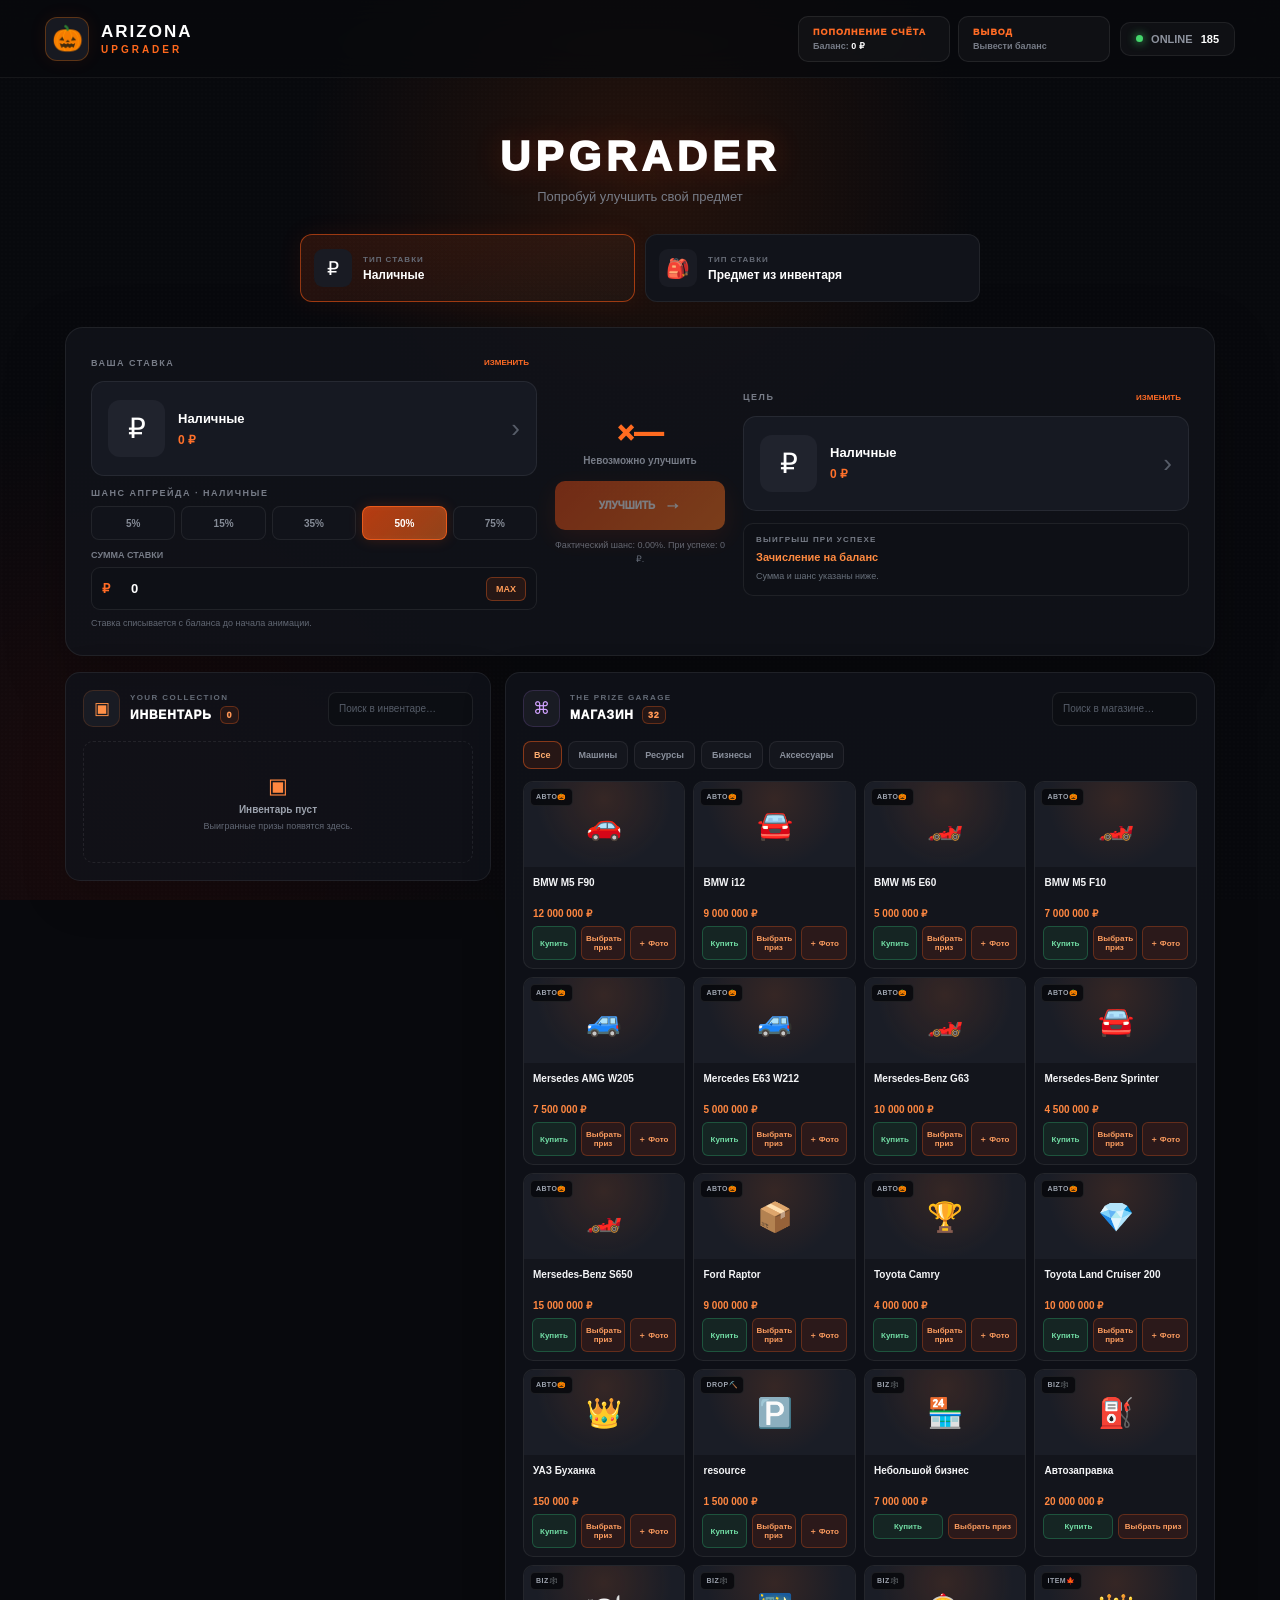
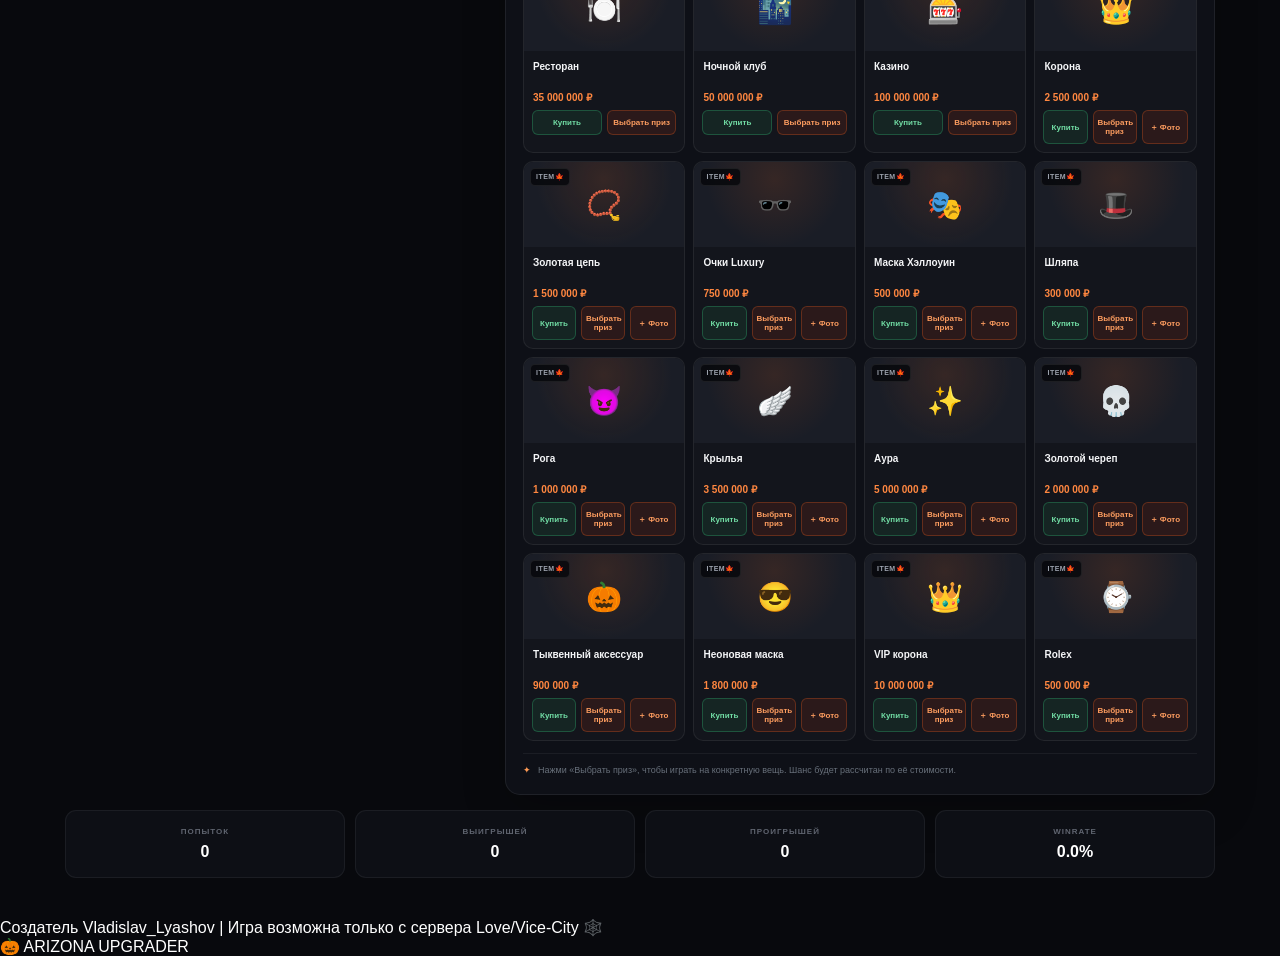
<file: index.html>
<!DOCTYPE html>
<html lang="ru">
<head>
 <meta charset="UTF-8">
 <meta name="viewport" content="width=device-width, initial-scale=1.0">
 <meta name="theme-color" content="#08090d">
 <title>Arizona Upgrader</title>
 <link rel="stylesheet" href="style.css">
</head>
<body>
 <div class="background"></div>
 <div class="falling-leaves" id="fallingLeaves"></div>


 <header class="header">
 <div class="logo">
 <div class="logo-icon">🎃</div>
 <div><div class="logo-title">ARIZONA</div><div class="logo-subtitle">UPGRADER</div></div>
 </div>
 <div class="header-right">
 <div class="account-actions">
 <button type="button" class="account-button deposit-button" id="depositButton">
 <span class="account-button-title">ПОПОЛНЕНИЕ СЧЁТА</span>
 <span class="account-button-value">Баланс: <strong id="balanceValue">0 ₽</strong></span>
 </button>
 <button type="button" class="account-button withdraw-button" id="withdrawButton">
 <span class="account-button-title">ВЫВОД</span><span class="account-button-value">Вывести баланс</span>
 </button>
 </div>
 <div class="online"><span class="online-dot"></span><span>ONLINE</span><strong id="online">245</strong></div>
 </div>
 </header>


 <main class="container">
 <div class="title-block"><h1>UPGRADER</h1><p>Попробуй улучшить свой предмет</p></div>


 <div class="type-selector" role="group" aria-label="Тип ставки">
 <button type="button" class="type active" data-type="cash">
 <span class="type-icon">₽</span><span><small>ТИП СТАВКИ</small>Наличные</span>
 </button>
 <button type="button" class="type" data-type="inventory">
 <span class="type-icon">🎒</span><span><small>ТИП СТАВКИ</small>Предмет из инвентаря</span>
 </button>
 </div>


 <section class="upgrader">
 <div class="upgrade-side">
 <div class="side-title"><span>ВАША СТАВКА</span><button type="button" id="sourceButton" class="change-btn">ИЗМЕНИТЬ</button></div>
 <div class="selected-card" id="sourceCard" tabindex="0" role="button" aria-label="Изменить ставку">
 <div class="selected-icon" id="sourceIcon">₽</div>
 <div class="selected-info"><div class="selected-name" id="sourceName">Наличные</div><div class="selected-price" id="sourcePrice">0 ₽</div></div>
 <div class="arrow">›</div>
 </div>
 <div class="chance-selector">
 <div class="chance-selector-title">ШАНС АПГРЕЙДА · НАЛИЧНЫЕ</div>
 <div class="chance-buttons">
 <button type="button" class="chance-btn" data-chance="5">5%</button>
 <button type="button" class="chance-btn" data-chance="15">15%</button>
 <button type="button" class="chance-btn" data-chance="35">35%</button>
 <button type="button" class="chance-btn active" data-chance="50">50%</button>
 <button type="button" class="chance-btn" data-chance="75">75%</button>
 </div>
 </div>
 <div class="virtual-input-box" id="virtualBox">
 <label for="virtualAmount">СУММА СТАВКИ</label>
 <div class="cash-input"><span>₽</span><input type="number" id="virtualAmount" min="1" step="1" value="0" placeholder="Введите сумму"><button type="button" id="maxBalanceButton">MAX</button></div>
 <small class="field-help" id="sourceHelp">Ставка списывается с баланса сразу после запуска.</small>
 </div>
 <div class="inventory-source-info hidden" id="inventorySourceInfo"><span>СТАВКА ИЗ ИНВЕНТАРЯ</span><b id="inventorySourceName">Выбери предмет</b><small>При проигрыше предмет сгорит.</small></div>
 </div>


 <div class="upgrade-center">
 <div class="multiplier" id="multiplier">×2.00</div>
 <div class="chance" id="chance">Шанс 50.00%</div>
 <button type="button" class="upgrade-button" id="upgradeButton"><span>УЛУЧШИТЬ</span><span class="upgrade-arrow">→</span></button>
 <div class="odds-note" id="oddsNote">Реальный шанс совпадает с отображаемым.</div>
 </div>


 <div class="upgrade-side">
 <div class="side-title"><span>ЦЕЛЬ</span><button type="button" id="targetButton" class="change-btn">ИЗМЕНИТЬ</button></div>
 <div class="selected-card" id="targetCard" tabindex="0" role="button" aria-label="Изменить цель">
 <div class="selected-icon" id="targetIcon">₽</div>
 <div class="selected-info"><div class="selected-name" id="targetName">Наличные</div><div class="selected-price" id="targetPrice">0 ₽</div></div>
 <div class="arrow">›</div>
 </div>
 <div class="target-info"><span>ВЫИГРЫШ ПРИ УСПЕХЕ</span><strong id="targetModeLabel">Зачисление на баланс</strong><small id="targetInfoHint">Выбери процент или предмет в магазине.</small></div>
 </div>
 </section>


 <section class="lower-layout">
 <section class="lower-panel inventory-panel" id="inventorySection">
 <div class="lower-panel-heading">
 <div class="lower-title-wrap"><span class="lower-icon inventory-icon">▣</span><div><span class="section-kicker">YOUR COLLECTION</span><h2>ИНВЕНТАРЬ <span class="count-pill" id="inventoryCount">0</span></h2></div></div>
 <input class="search-input" id="inventorySearch" type="search" placeholder="Поиск в инвентаре…" aria-label="Поиск в инвентаре">
 </div>
 <div class="inventory-grid" id="inventoryGrid"></div>
 <div class="empty-state" id="inventoryEmpty"><span>▣</span><b>Инвентарь пуст</b><small>Выигранные призы появятся здесь.</small></div>
 </section>


 <section class="lower-panel catalog-panel" id="catalogSection">
 <div class="lower-panel-heading">
 <div class="lower-title-wrap"><span class="lower-icon catalog-icon">⌘</span><div><span class="section-kicker">THE PRIZE GARAGE</span><h2>МАГАЗИН <span class="count-pill" id="catalogCount">0</span></h2></div></div>
 <input class="search-input" id="catalogSearch" type="search" placeholder="Поиск в магазине…" aria-label="Поиск в магазине">
 </div>
 <div class="category-filters" id="categoryFilters" role="group" aria-label="Категории магазина">
 <button type="button" class="filter-chip active" data-category-filter="all">Все</button>
 <button type="button" class="filter-chip" data-category-filter="vehicle">Машины</button>
 <button type="button" class="filter-chip" data-category-filter="resource">Ресурсы</button>
 <button type="button" class="filter-chip" data-category-filter="business">Бизнесы</button>
 <button type="button" class="filter-chip" data-category-filter="accessory">Аксессуары</button>
 </div>
 <div class="catalog-grid" id="catalogGrid"></div>
 <div class="empty-state hidden" id="catalogEmpty"><span>⌘</span><b>Пока нет товаров</b><small>Попробуй другую категорию или запрос.</small></div>
 <div class="catalog-footnote"><span>✦</span> Нажми «Выбрать приз», чтобы играть на конкретную вещь. Шанс будет рассчитан по её стоимости.</div>
 </section>
 </section>


 <section class="stats">
 <div class="stat"><span>ПОПЫТОК</span><strong id="attempts">0</strong></div>
 <div class="stat"><span>ВЫИГРЫШЕЙ</span><strong id="wins">0</strong></div>
 <div class="stat"><span>ПРОИГРЫШЕЙ</span><strong id="losses">0</strong></div>
 <div class="stat"><span>WINRATE</span><strong id="winrate">0%</strong></div>
 </section>
 </main>


 <footer><div class="footer-text">Создатель Vladislav_Lyashov | Игра возможна только с сервера Love/Vice-City 🕸️</div><div class="footer-logo">🎃 ARIZONA UPGRADER</div></footer>


 <div class="modal hidden" id="selectionModal" aria-hidden="true"><div class="modal-overlay" id="modalOverlay"></div><div class="modal-window"><div class="modal-header"><h2 id="modalTitle">Выберите предмет</h2><button type="button" id="modalClose" aria-label="Закрыть">×</button></div><div class="modal-items" id="modalList"></div></div></div>


 <div class="modal hidden" id="depositModal" aria-hidden="true"><div class="modal-overlay" id="depositOverlay"></div><div class="modal-window account-modal"><div class="modal-header"><h2>Пополнение баланса</h2><button type="button" id="depositClose" aria-label="Закрыть">×</button></div><div class="method-buttons"><button type="button" class="method-button active" data-method="accessories">Продать аксессуар</button><button type="button" class="method-button" data-method="virtual">Виртуальная валюта</button></div><div id="depositContent"></div></div></div>


 <div class="modal hidden" id="withdrawModal" aria-hidden="true"><div class="modal-overlay" id="withdrawOverlay"></div><div class="modal-window account-modal withdraw-modal"><div class="modal-header"><h2>Вывод средств</h2><button type="button" id="withdrawClose" aria-label="Закрыть">×</button></div><div class="available-balance">Доступно: <strong id="withdrawBalance">0 ₽</strong></div><div class="withdraw-form"><label for="withdrawNick">NickName:</label><input id="withdrawNick" type="text" placeholder="Введите NickName"><label for="withdrawAmount">Сумма вывода:</label><input id="withdrawAmount" type="number" min="1" placeholder="Введите сумму"><label for="withdrawServer">Сервер:</label><select id="withdrawServer"><option value="">Выберите сервер</option><option value="Love">Love</option><option value="Vice-City">Vice-City</option></select><button type="button" class="modal-action-button" id="withdrawSubmit">ВЫВЕСТИ</button><small class="field-help">Демо-форма: заявка не отправляется на сервер.</small></div></div></div>


 <div class="roll-screen hidden" id="rollScreen"><div class="roll-box"><div class="roll-title">ПРОВЕРКА УДАЧИ</div><div class="roll-window"><div class="roll-track" id="rollTrack"></div><div class="roll-center"></div></div><div class="roll-line"></div></div></div>


 <div class="result hidden" id="result"><div class="result-icon" id="resultIcon">🎃</div><div class="result-title" id="resultTitle">ВЫИГРЫШ</div><div class="result-text" id="resultText">Поздравляем!</div><button type="button" id="closeResult">ПРОДОЛЖИТЬ</button></div>
 <div class="toast hidden" id="toast" role="status" aria-live="polite"></div>
 <script src="script.js"></script>
</body>
</html>
</file>
<file: style.css>
*{box-sizing:border-box;margin:0;padding:0}
:root{--bg:#08090d;--panel:#11131a;--panel2:#161922;--border:rgba(255,255,255,.07);--orange:#ff6b25;--orange2:#ff9b57;--text:#fff;--muted:#777c87;--green:#39df86;--red:#ff5252}
html{scroll-behavior:smooth}
body{min-height:100vh;background:#08090d;color:#fff;font-family:Arial,Helvetica,sans-serif;overflow-x:hidden}
button,input,select{font:inherit}
button{cursor:pointer}
button:disabled{opacity:.4;cursor:not-allowed}
.hidden{display:none!important}
.background{position:fixed;inset:0;z-index:-2;background:radial-gradient(circle at 50% 20%,rgba(255,90,0,.12),transparent 35%),radial-gradient(circle at 10% 90%,rgba(255,30,0,.08),transparent 30%),#08090d}
.background::after{content:"";position:absolute;inset:0;background-image:radial-gradient(rgba(255,255,255,.035) 1px,transparent 1px);background-size:4px 4px;opacity:.25}


/* Верхняя панель */
.header{width:100%;height:78px;padding:0 45px;display:flex;align-items:center;justify-content:space-between;border-bottom:1px solid rgba(255,255,255,.06);background:rgba(8,9,13,.8);backdrop-filter:blur(15px)}
.logo{display:flex;align-items:center;gap:12px}
.logo-icon{width:44px;height:44px;display:flex;align-items:center;justify-content:center;font-size:25px;background:#171921;border:1px solid rgba(255,120,0,.3);border-radius:12px;box-shadow:0 0 18px rgba(255,80,0,.08)}
.logo-title{font-size:17px;font-weight:900;letter-spacing:2px}
.logo-subtitle{margin-top:2px;color:#ff681c;font-size:10px;font-weight:800;letter-spacing:3px}
.header-right{display:flex;align-items:center;gap:10px}
.account-actions{display:flex;align-items:center;gap:8px}
.account-button{border:1px solid rgba(255,255,255,.08);background:rgba(255,255,255,.035);border-radius:10px;padding:10px 14px;min-width:152px;cursor:pointer;text-align:left;transition:.2s}
.account-button:hover{border-color:rgba(255,100,25,.45);background:rgba(255,90,20,.06);transform:translateY(-1px)}
.account-button-title{display:block;color:#ff6b25;font-size:9px;font-weight:950;letter-spacing:1px}
.account-button-value{display:block;margin-top:4px;color:#777c87;font-size:9px;font-weight:800}
.account-button-value strong{color:#fff}
.online{display:flex;align-items:center;gap:8px;padding:10px 15px;background:rgba(255,255,255,.035);border:1px solid rgba(255,255,255,.07);border-radius:10px;font-size:11px;font-weight:800;color:#8d929d}
.online strong{color:#fff}
.online-dot{width:7px;height:7px;border-radius:50%;background:#44d66b;box-shadow:0 0 10px #44d66b}


/* Основной блок */
.container{width:min(1150px,calc(100% - 35px));margin:0 auto;padding:55px 0 40px}
.title-block{text-align:center;margin-bottom:30px}
.title-block h1{font-size:42px;font-weight:950;letter-spacing:5px;text-shadow:0 0 30px rgba(255,70,0,.2)}
.title-block p{margin-top:8px;color:#777c87;font-size:13px}


/* Тип ставки */
.type-selector{display:grid;grid-template-columns:repeat(2,minmax(0,1fr));gap:10px;max-width:680px;margin:0 auto 25px}
.type{min-height:68px;display:flex;align-items:center;gap:11px;padding:10px 13px;cursor:pointer;border:1px solid rgba(255,255,255,.07);border-radius:12px;color:#fff;background:#11131a;transition:.2s}
.type:hover{transform:translateY(-2px);border-color:rgba(255,95,25,.3)}
.type.active{background:linear-gradient(145deg,rgba(255,80,15,.14),rgba(255,255,255,.025));border-color:rgba(255,90,20,.55);box-shadow:0 0 25px rgba(255,70,0,.08)}
.type-icon{width:38px;height:38px;flex-shrink:0;display:flex;align-items:center;justify-content:center;background:#191b23;border-radius:9px;font-size:19px}
.type span:last-child{display:flex;flex-direction:column;text-align:left;font-size:12px;font-weight:800}
.type small{margin-bottom:4px;color:#666b76;font-size:8px;letter-spacing:1px}


/* Поле апгрейда */
.upgrader{display:grid;grid-template-columns:1fr 170px 1fr;gap:18px;align-items:center;padding:25px;background:rgba(17,19,26,.85);border:1px solid rgba(255,255,255,.07);border-radius:18px;box-shadow:0 20px 60px rgba(0,0,0,.3)}
.upgrade-side{min-width:0}
.side-title{display:flex;justify-content:space-between;align-items:center;margin-bottom:9px;color:#777c87;font-size:9px;font-weight:900;letter-spacing:1.5px}
.change-btn{padding:5px 8px;border:0;background:transparent;color:#ff6b25;font-size:8px;font-weight:900;cursor:pointer}
.selected-card{min-height:95px;display:flex;align-items:center;padding:16px;cursor:pointer;background:#161922;border:1px solid rgba(255,255,255,.07);border-radius:13px;transition:.2s}
.selected-card:hover{border-color:rgba(255,100,25,.35)}
.selected-icon{width:57px;height:57px;flex:0 0 57px;display:flex;align-items:center;justify-content:center;overflow:hidden;background:#20232d;border-radius:12px;font-size:28px}
.selected-info{min-width:0;margin-left:13px}
.selected-name{color:#fff;font-size:13px;font-weight:900;white-space:nowrap;overflow:hidden;text-overflow:ellipsis}
.selected-price{margin-top:7px;color:#ff702a;font-size:12px;font-weight:800}
.arrow{margin-left:auto;padding-left:8px;color:#575d69;font-size:26px}


/* Шансы */
.chance-selector{margin-top:12px}
.chance-selector-title{margin-bottom:8px;color:#777c87;font-size:9px;font-weight:900;letter-spacing:1.5px}
.chance-buttons{display:grid;grid-template-columns:repeat(5,minmax(0,1fr));gap:6px}
.chance-btn{height:34px;border:1px solid rgba(255,255,255,.07);border-radius:8px;background:#11131a;color:#858b96;cursor:pointer;font-size:10px;font-weight:900;transition:.2s}
.chance-btn:hover:not(:disabled){color:#fff;border-color:rgba(255,105,35,.4);background:#1a1c24;transform:translateY(-1px)}
.chance-btn.active{color:#fff;border-color:rgba(255,100,30,.75);background:linear-gradient(135deg,rgba(225,70,15,.8),rgba(255,110,30,.55));box-shadow:0 0 14px rgba(255,75,15,.18),inset 0 0 10px rgba(255,255,255,.04)}
.chance-btn:active{transform:scale(.96)}


/* Ввод ставки */
.virtual-input-box{margin-top:10px}
.virtual-input-box label{display:block;margin-bottom:7px;color:#777c87;font-size:9px;font-weight:900}
.virtual-input-box input{width:100%;height:43px;padding:0 13px;color:#fff;background:#0e1016;border:1px solid rgba(255,255,255,.08);border-radius:9px;outline:none;font-size:13px;font-weight:800}
.virtual-input-box input:focus{border-color:rgba(255,90,20,.6)}
.virtual-input-box input::-webkit-inner-spin-button,.virtual-input-box input::-webkit-outer-spin-button{-webkit-appearance:none;margin:0}
.virtual-input-box input[type=number]{-moz-appearance:textfield}
.cash-input{display:flex;align-items:center;gap:8px;height:43px;padding:0 10px;background:#0e1016;border:1px solid rgba(255,255,255,.08);border-radius:9px}
.cash-input:focus-within{border-color:rgba(255,90,20,.6)}
.cash-input>span{color:#ff6b25;font-weight:900;font-size:13px}
.cash-input input{width:100%;min-width:0;border:0;outline:0;background:transparent;color:#fff;font-size:13px;font-weight:800}
.cash-input input::-webkit-inner-spin-button,.cash-input input::-webkit-outer-spin-button{-webkit-appearance:none;margin:0}
.cash-input input[type=number]{-moz-appearance:textfield}
.cash-input button{padding:6px 9px;border:1px solid rgba(255,105,35,.35);border-radius:6px;background:rgba(255,90,20,.1);color:#ff9b57;font-size:9px;font-weight:900;cursor:pointer}
.field-help{display:block;margin-top:7px;color:#626874;font-size:9px;line-height:1.45}
.inventory-source-info,.target-info{margin-top:12px;padding:11px 12px;border:1px solid rgba(255,255,255,.07);border-radius:10px;background:#0e1016}
.inventory-source-info span,.target-info span{display:block;color:#777c87;font-size:8px;font-weight:900;letter-spacing:1.2px}
.inventory-source-info b,.target-info strong{display:block;margin-top:6px;color:#ff8a40;font-size:11px;line-height:1.45}
.inventory-source-info small,.target-info small{display:block;margin-top:5px;color:#68707b;font-size:9px;line-height:1.45}
.odds-note{margin-top:9px;color:#626874;font-size:9px;line-height:1.45}


/* Кнопка улучшения */
.upgrade-center{text-align:center;min-width:0}
.multiplier{color:#ff6b20;font-size:29px;font-weight:950}
.chance{margin-top:5px;color:#777c87;font-size:10px;font-weight:800}
.upgrade-button{width:100%;height:49px;display:flex;align-items:center;justify-content:center;gap:9px;margin-top:15px;border:0;border-radius:10px;cursor:pointer;color:#fff;background:linear-gradient(135deg,#e84b13,#ff761f);box-shadow:0 8px 25px rgba(255,75,10,.2);font-size:10px;font-weight:950;transition:.2s}
.upgrade-button:hover:not(:disabled){transform:translateY(-2px);box-shadow:0 12px 30px rgba(255,75,10,.3)}
.upgrade-button:active{transform:translateY(0)}
.upgrade-button:disabled{opacity:.45;cursor:not-allowed;transform:none}
.upgrade-arrow{font-size:17px}


/* Статистика */
.stats{display:grid;grid-template-columns:repeat(4,1fr);gap:10px;margin-top:15px}
.stat{padding:16px;text-align:center;background:rgba(17,19,26,.7);border:1px solid rgba(255,255,255,.06);border-radius:11px}
.stat span{display:block;color:#606570;font-size:8px;font-weight:900;letter-spacing:1px}
.stat strong{display:block;margin-top:7px;font-size:16px}


/* Окно результата */
.result{position:fixed;inset:0;z-index:80;display:flex;flex-direction:column;align-items:center;justify-content:center;padding:20px;background:rgba(4,5,8,.88);backdrop-filter:blur(12px);text-align:center}
.result-icon{font-size:85px;animation:resultPop .45s ease}
.result-title{margin-top:12px;font-size:35px;font-weight:950;letter-spacing:4px;color:#fff;text-shadow:0 0 25px rgba(255,255,255,.08)}
.result-text{margin-top:8px;color:#858b97;font-size:13px;display:flex;flex-direction:column;gap:8px;align-items:center;line-height:1.4}
.result-text strong{color:#fff}
.result-win-amount{color:#39df86;font-size:17px;font-weight:950}
.result-loss-amount{color:#ff5252;font-size:17px;font-weight:950}
.result button{margin-top:25px;padding:13px 27px;border:0;border-radius:9px;color:#fff;background:#e95118;cursor:pointer;font-size:10px;font-weight:900}
.result.hidden{display:none!important}
@keyframes resultPop{from{opacity:0;transform:scale(.5)}to{opacity:1;transform:scale(1)}}


/* Модальные окна */
.modal{position:fixed;inset:0;z-index:60;display:flex;align-items:center;justify-content:center}
.modal-overlay{position:absolute;inset:0;background:rgba(0,0,0,.75);backdrop-filter:blur(7px)}
.modal-window{position:relative;z-index:1;width:min(620px,calc(100% - 30px));max-height:80vh;overflow:auto;padding:16px;border:1px solid rgba(255,255,255,.08);border-radius:15px;background:#11131a;box-shadow:0 30px 100px rgba(0,0,0,.6)}
.modal-header{display:flex;align-items:center;justify-content:space-between;margin-bottom:13px}
.modal-header h2{font-size:12px;font-weight:950;letter-spacing:1px}
.modal-header button{width:31px;height:31px;border:1px solid rgba(255,255,255,.07);border-radius:8px;background:#171a22;color:#858b95;cursor:pointer;font-size:21px;line-height:1}
.modal-items{display:grid;gap:8px}
.modal-item{width:100%;display:flex;align-items:center;padding:11px;border:1px solid rgba(255,255,255,.06);border-radius:10px;background:#161922;cursor:pointer;transition:.15s;font-family:Arial,Helvetica,sans-serif;color:#fff;text-align:left}
.modal-item:hover:not(:disabled){background:#1c1f29;border-color:rgba(255,100,25,.35)}
.modal-item:disabled{opacity:.35;cursor:not-allowed}
.modal-item-icon{width:45px;height:45px;flex:0 0 45px;display:flex;align-items:center;justify-content:center;background:#20232d;border-radius:9px;font-size:22px;overflow:hidden}
.modal-item-info{margin-left:12px;text-align:left;min-width:0}
.modal-item-name{display:block;color:#fff;font-size:12px;font-weight:900}
.modal-item-price{display:block;margin-top:5px;color:#ff6b20;font-size:11px;font-weight:800}
.modal-section-title{margin:12px 2px 7px;color:#777c87;font-size:8px;font-weight:900;letter-spacing:1.2px}
.target-money-box{padding:12px;margin-bottom:10px;border:1px solid rgba(255,255,255,.07);border-radius:11px;background:#0e1016}
.target-money-title{margin-bottom:8px;color:#777c87;font-size:9px;font-weight:900;letter-spacing:1.2px}
.target-money-row{display:flex;gap:8px}
.target-money-input-wrap{min-width:0;flex:1;height:43px;display:flex;align-items:center;padding:0 12px;border:1px solid rgba(255,255,255,.08);border-radius:9px;background:#080a0f}
.target-money-input-wrap span{margin-right:6px;color:#777c87}
.target-money-input-wrap input{width:100%;border:0;outline:0;background:transparent;color:#fff;font-size:13px;font-weight:800}
.target-money-input-wrap input::-webkit-inner-spin-button,.target-money-input-wrap input::-webkit-outer-spin-button{-webkit-appearance:none}
#targetVirtualApply{width:90px;border:0;border-radius:9px;background:#e95118;color:#fff;font-size:9px;font-weight:900}


/* Пополнение и вывод */
.account-modal{width:min(560px,calc(100% - 30px))}
.method-buttons{display:grid;grid-template-columns:1fr 1fr;gap:8px;margin-bottom:12px}
.method-button{height:42px;border:1px solid rgba(255,255,255,.07);border-radius:9px;background:#161922;color:#858b96;cursor:pointer;font-size:9px;font-weight:900}
.method-button.active,.method-button:hover{color:#fff;border-color:rgba(255,100,25,.55);background:rgba(255,85,20,.12)}
.deposit-panel{padding:14px;border:1px solid rgba(255,255,255,.07);border-radius:11px;background:#0e1016}
.deposit-label,.withdraw-form label{display:block;margin-bottom:7px;color:#777c87;font-size:9px;font-weight:900;letter-spacing:1px}
.deposit-input,.withdraw-form input,.withdraw-form select{width:100%;height:43px;padding:0 12px;border:1px solid rgba(255,255,255,.08);border-radius:9px;outline:0;background:#080a0f;color:#fff;font-size:12px;font-weight:800}
.deposit-input:focus,.withdraw-form input:focus,.withdraw-form select:focus{border-color:rgba(255,90,20,.6)}
.modal-action-button{width:100%;height:43px;margin-top:12px;border:0;border-radius:9px;background:#e95118;color:#fff;cursor:pointer;font-size:9px;font-weight:950}
.available-balance{padding:10px 12px;margin-bottom:12px;border:1px solid rgba(255,255,255,.06);border-radius:9px;background:#0e1016;color:#777c87;font-size:10px}
.available-balance strong{color:#ff6b20}
.withdraw-form{display:grid;gap:7px}
.withdraw-form label:not(:first-child){margin-top:4px}
.withdraw-form select option{background:#11131a;color:#fff}
.accessory-search{margin-bottom:9px}
.accessory-list{display:grid;gap:7px;max-height:260px;overflow:auto}
.accessory-item{display:flex;align-items:center;padding:9px;border:1px solid rgba(255,255,255,.06);border-radius:9px;background:#161922;cursor:pointer}
.accessory-item.selected{border-color:rgba(255,100,25,.7);background:rgba(255,85,20,.08)}
.accessory-icon{width:40px;height:40px;display:flex;align-items:center;justify-content:center;border-radius:8px;background:#20232d;font-size:21px;overflow:hidden}
.accessory-info{margin-left:10px}
.accessory-name{font-size:11px;font-weight:900}
.accessory-price{margin-top:4px;color:#ff6b20;font-size:10px;font-weight:800}
.selected-accessory{margin-top:9px;color:#777c87;font-size:9px}
.selected-accessory strong{color:#fff}


/* Уведомления */
.toast{position:fixed;left:50%;bottom:28px;z-index:100;transform:translateX(-50%);padding:12px 17px;border:1px solid rgba(255,100,25,.35);border-radius:10px;background:rgba(17,19,26,.96);box-shadow:0 15px 40px rgba(0,0,0,.45);color:#fff;font-size:11px;font-weight:800;max-width:calc(100% - 28px)}
.toast.show{display:block!important;animation:toastIn .25s ease}
.toast.error{border-color:rgba(255,60,60,.45)}
@keyframes toastIn{from{opacity:0;transform:translate(-50%,10px)}to{opacity:1;transform:translate(-50%,0)}}


/* Прокрутка: только победа и поражение */
.roll-screen{position:fixed;inset:0;z-index:80;display:flex;align-items:center;justify-content:center;background:rgba(4,5,8,.91);backdrop-filter:blur(12px)}
.roll-box{width:min(920px,calc(100% - 30px));text-align:center}
.roll-title{margin-bottom:20px;color:#fff;font-size:18px;font-weight:950;letter-spacing:4px}
.roll-window{position:relative;width:100%;height:148px;overflow:hidden;border:1px solid rgba(255,255,255,.08);border-radius:13px;background:#0b0d12;box-shadow:0 20px 70px rgba(0,0,0,.5)}
.roll-window:before,.roll-window:after{content:"";position:absolute;top:0;bottom:0;width:100px;z-index:3;pointer-events:none}
.roll-window:before{left:0;background:linear-gradient(90deg,#0b0d12,transparent)}
.roll-window:after{right:0;background:linear-gradient(270deg,#0b0d12,transparent)}
.roll-track{height:100%;display:flex;align-items:center;gap:8px;will-change:transform;transform:translateX(0)}
.roll-card{width:156px;height:108px;flex:0 0 156px;display:flex;flex-direction:column;align-items:center;justify-content:center;border:1px solid rgba(255,255,255,.07);border-radius:10px;background:linear-gradient(145deg,#151821,#101219);box-shadow:inset 0 0 18px rgba(255,255,255,.015)}
.roll-card-icon{font-size:36px;line-height:1}
.roll-card-text{margin-top:8px;color:#fff;font-size:9px;font-weight:950;letter-spacing:1px}
.roll-center{position:absolute;left:50%;top:0;bottom:0;width:2px;z-index:5;transform:translateX(-1px);background:#ff2b3d;box-shadow:0 0 14px rgba(255,35,55,.9)}
.roll-line{width:140px;height:3px;margin:18px auto 0;background:#e10619;box-shadow:0 0 16px rgba(225,6,25,.55)}
.roll-card.roll-win{border-color:rgba(57,223,134,.5)}
.roll-card.roll-loss{border-color:rgba(255,82,82,.4)}
.roll-final{box-shadow:0 0 20px rgba(255,75,20,.22)}


/* Хэллоуинские листья */
.falling-leaves{position:fixed;inset:0;z-index:-1;pointer-events:none;overflow:hidden}
.leaf{position:absolute;top:-40px;animation:leafFall linear infinite;filter:drop-shadow(0 2px 4px rgba(0,0,0,.35))}
@keyframes leafFall{
 0%{transform:translate3d(0,-40px,0) rotate(0deg)}
 25%{transform:translate3d(35px,28vh,0) rotate(90deg)}
 50%{transform:translate3d(-25px,55vh,0) rotate(190deg)}
 75%{transform:translate3d(30px,78vh,0) rotate(270deg)}
 100%{transform:translate3d(-15px,110vh,0) rotate(360deg)}
}


/* Инвентарь и магазин */
.lower-layout{display:grid;grid-template-columns:minmax(0,.9fr) minmax(0,1.5fr);gap:14px;margin-top:16px;align-items:start}
.lower-panel{min-width:0;padding:17px;background:rgba(17,19,26,.82);border:1px solid rgba(255,255,255,.07);border-radius:15px;box-shadow:0 15px 45px rgba(0,0,0,.2)}
.lower-panel-heading{display:flex;align-items:center;justify-content:space-between;gap:10px;margin-bottom:14px}
.lower-title-wrap{display:flex;align-items:center;gap:10px;min-width:0}
.lower-icon{width:37px;height:37px;flex:0 0 37px;display:grid;place-items:center;border-radius:10px;background:#191b23;font-size:17px}
.inventory-icon{color:#ff9048;border:1px solid rgba(255,120,40,.16)}
.catalog-icon{color:#d1a2ff;border:1px solid rgba(177,120,255,.16)}
.section-kicker{display:block;margin-bottom:4px;color:#656c78;font-size:8px;font-weight:900;letter-spacing:1.4px}
.lower-panel h2{color:#fff;font-size:12px;font-weight:950;letter-spacing:.8px}
.count-pill{display:inline-flex;min-width:19px;height:18px;align-items:center;justify-content:center;margin-left:4px;padding:0 5px;border:1px solid rgba(255,100,30,.3);border-radius:6px;background:rgba(255,90,20,.09);color:#ff9655;font-size:9px;vertical-align:1px}
.search-input{width:145px;max-width:45%;height:34px;padding:0 10px;border:1px solid rgba(255,255,255,.08);border-radius:8px;outline:0;background:#0c0e13;color:#fff;font-size:10px}
.search-input:focus{border-color:rgba(255,90,20,.55)}
.search-input::placeholder{color:#555c68}
.category-filters{display:flex;flex-wrap:wrap;gap:6px;margin-bottom:12px}
.filter-chip{padding:8px 10px;border:1px solid rgba(255,255,255,.07);border-radius:8px;background:#14161d;color:#8a909c;font-size:9px;font-weight:900;cursor:pointer;transition:.15s}
.filter-chip:hover,.filter-chip.active{border-color:rgba(255,100,30,.45);background:rgba(255,80,15,.1);color:#ffad70}
.inventory-grid,.catalog-grid{display:grid;grid-template-columns:repeat(auto-fill,minmax(125px,1fr));gap:8px;align-content:start}
.catalog-grid{grid-template-columns:repeat(auto-fill,minmax(130px,1fr))}
.inventory-card,.catalog-card{overflow:hidden;min-width:0;border:1px solid rgba(255,255,255,.07);border-radius:10px;background:#13151c;transition:transform .15s,border-color .15s,background .15s}
.inventory-card:hover,.catalog-card:hover{transform:translateY(-2px);border-color:rgba(255,105,35,.35);background:#171922}
.inventory-card.selected,.catalog-card.target-selected{border-color:rgba(255,130,50,.8);box-shadow:0 0 18px rgba(255,90,20,.08)}
.card-image{height:85px;position:relative;display:grid;place-items:center;overflow:hidden;background:radial-gradient(circle at 50% 20%,rgba(255,105,25,.12),transparent 65%),#1a1d26;color:#ff9854;font-size:29px}
.card-category-icon,.card-quantity{position:absolute;top:6px;padding:4px 5px;border:1px solid rgba(255,255,255,.08);border-radius:5px;background:rgba(7,8,12,.83);color:#9da3ae;font-size:7px;font-weight:900;letter-spacing:.5px;z-index:2}
.card-category-icon{left:6px}
.card-quantity{right:6px;color:#ffab71}
.card-info{padding:9px 9px 7px}
.card-info h3{min-height:27px;font-size:10px;font-weight:900;line-height:1.35;overflow-wrap:anywhere;color:#f4f5f7}
.card-price{margin-top:5px;color:#ff8740;font-size:10px;font-weight:900;white-space:nowrap;overflow:hidden;text-overflow:ellipsis}
.card-actions{display:flex;gap:5px;padding:0 8px 8px;flex-wrap:wrap}
.mini-action{flex:1;min-width:0;padding:7px 4px;border:1px solid rgba(255,255,255,.08);border-radius:6px;background:#1b1e27;color:#d5d8df;font-size:8px;font-weight:900;cursor:pointer;transition:.15s}
.mini-action:hover:not(:disabled){border-color:rgba(255,105,35,.5);background:rgba(255,85,20,.1);color:#ffae79}
.mini-action:disabled{opacity:.35;cursor:not-allowed}
.mini-action.primary{border-color:rgba(255,100,30,.27);background:rgba(255,75,15,.1);color:#ff9e60}
.mini-action.sell{color:#71dca4}


/* Кнопка загрузки фото */
.image-upload-action{flex:0 0 auto;padding:7px 7px;border-color:rgba(255,100,30,.27);background:rgba(255,75,15,.1);color:#ff9e60;white-space:nowrap}
.image-upload-action:hover:not(:disabled){border-color:rgba(255,105,35,.5);background:rgba(255,85,20,.1);color:#ffae79}
.card-actions .image-upload-action{padding-left:7px;padding-right:7px}
.uploaded-item-image{display:block;width:100%;height:100%;object-fit:cover}
.card-image .uploaded-item-image{position:absolute;inset:0}
.selected-icon.has-item-image,.modal-item-icon.has-item-image,.accessory-icon.has-item-image{padding:0;overflow:hidden}
.selected-icon .uploaded-item-image,.modal-item-icon .uploaded-item-image,.accessory-icon .uploaded-item-image{display:block;width:100%;height:100%;object-fit:cover;border-radius:inherit}
.card-image .uploaded-item-image{border-radius:inherit}
.empty-state{display:flex;min-height:122px;flex-direction:column;align-items:center;justify-content:center;gap:6px;border:1px dashed rgba(255,255,255,.08);border-radius:10px;color:#626875;text-align:center}
.empty-state span{font-size:21px;color:#ff8740}
.empty-state b{color:#9ca2ad;font-size:10px}
.empty-state small{font-size:9px}
.catalog-footnote{display:flex;gap:7px;margin-top:12px;padding-top:10px;border-top:1px solid rgba(255,255,255,.055);color:#68707b;font-size:9px;line-height:1.45}
.catalog-footnote span{color:#ff9b55}


/* Дополнительные элементы продажи аксессуаров */
.inventory-deposit-list{display:grid;gap:7px;max-height:260px;overflow:auto}
.inventory-deposit-row{display:flex;align-items:center;gap:10px;padding:10px;border:1px solid rgba(255,255,255,.07);border-radius:8px;background:#161922}
.inventory-deposit-row .item-emoji{font-size:22px}
.inventory-deposit-row .item-text{flex:1;min-width:0}
.inventory-deposit-row b,.inventory-deposit-row small{display:block}
.inventory-deposit-row b{font-size:10px}
.inventory-deposit-row small{margin-top:4px;color:#ff8d46;font-size:9px;font-weight:900}
.deposit-sell-button{padding:7px 9px;border:1px solid rgba(255,100,30,.32);border-radius:6px;background:rgba(255,90,20,.1);color:#ffa46b;font-size:8px;font-weight:900;cursor:pointer}


/* Адаптация под планшеты и телефоны */
@media(max-width:850px){
  .header{padding:0 20px}
  .type-selector{grid-template-columns:repeat(2,1fr)}
  .type:last-child{grid-column:auto}
  .upgrader{grid-template-columns:1fr}
  .upgrade-center{order:2}
  .stats{grid-template-columns:repeat(2,1fr)}
  .header-right{gap:6px}
  .account-actions{gap:5px}
  .account-button{padding:8px 10px;min-width:132px}
  .account-button-title{font-size:8px}
  .account-button-value{font-size:8px}
  .roll-card{width:130px;flex-basis:130px}
  .roll-window{height:135px}
  .lower-layout{grid-template-columns:1fr}
  .lower-panel{padding:14px}
}
@media(max-width:500px){
  .container{width:calc(100% - 20px);padding-top:30px}
  .title-block h1{font-size:31px}
  .header{height:auto;min-height:65px;padding:10px}
  .logo-title{font-size:14px}
  .online{padding:8px}
  .type{min-height:62px;padding:8px}
  .type span:last-child{font-size:10px}
  .upgrader{padding:15px}
  .chance-buttons{gap:5px}
  .chance-btn{height:32px;font-size:9px}
  .header-right{max-width:75%;flex-wrap:wrap;justify-content:flex-end}
  .account-actions{max-width:100%}
  .account-button{padding:7px 8px;min-width:112px}
  .account-button-value{display:none}
  .online{padding:7px;font-size:9px}
  .roll-card{width:112px;flex-basis:112px;height:96px}
  .roll-window{height:120px}
  .roll-card-icon{font-size:29px}
  .roll-title{font-size:14px;letter-spacing:2px}
  .method-buttons{grid-template-columns:1fr}
  .account-modal{max-height:80vh}
  .lower-panel-heading{align-items:flex-start;flex-wrap:wrap}
  .search-input{max-width:100%;width:100%}
  .inventory-grid,.catalog-grid{grid-template-columns:repeat(2,minmax(0,1fr))}
  .card-image{height:92px}
  .lower-panel{padding:11px}
  .filter-chip{padding:7px 8px}
  .cash-input input{font-size:12px}
  .card-actions{gap:4px}
  .mini-action{padding:7px 3px;font-size:7px}
  .image-upload-action{font-size:7px;padding:7px 4px}
  .lower-panel-heading{align-items:flex-start}
}
@media(prefers-reduced-motion:reduce){
 *,*::before,*::after{scroll-behavior:auto!important;animation-duration:.01ms!important;animation-iteration-count:1!important;transition-duration:.01ms!important}
}

/* Покупка товара в магазине — в той же оранжево-тёмной стилистике. */
.buy-action{border-color:rgba(57,223,134,.25);background:rgba(57,223,134,.08);color:#71dca4}
.buy-action:hover:not(:disabled){border-color:rgba(57,223,134,.55);background:rgba(57,223,134,.14);color:#a2f5c7}
</file>
